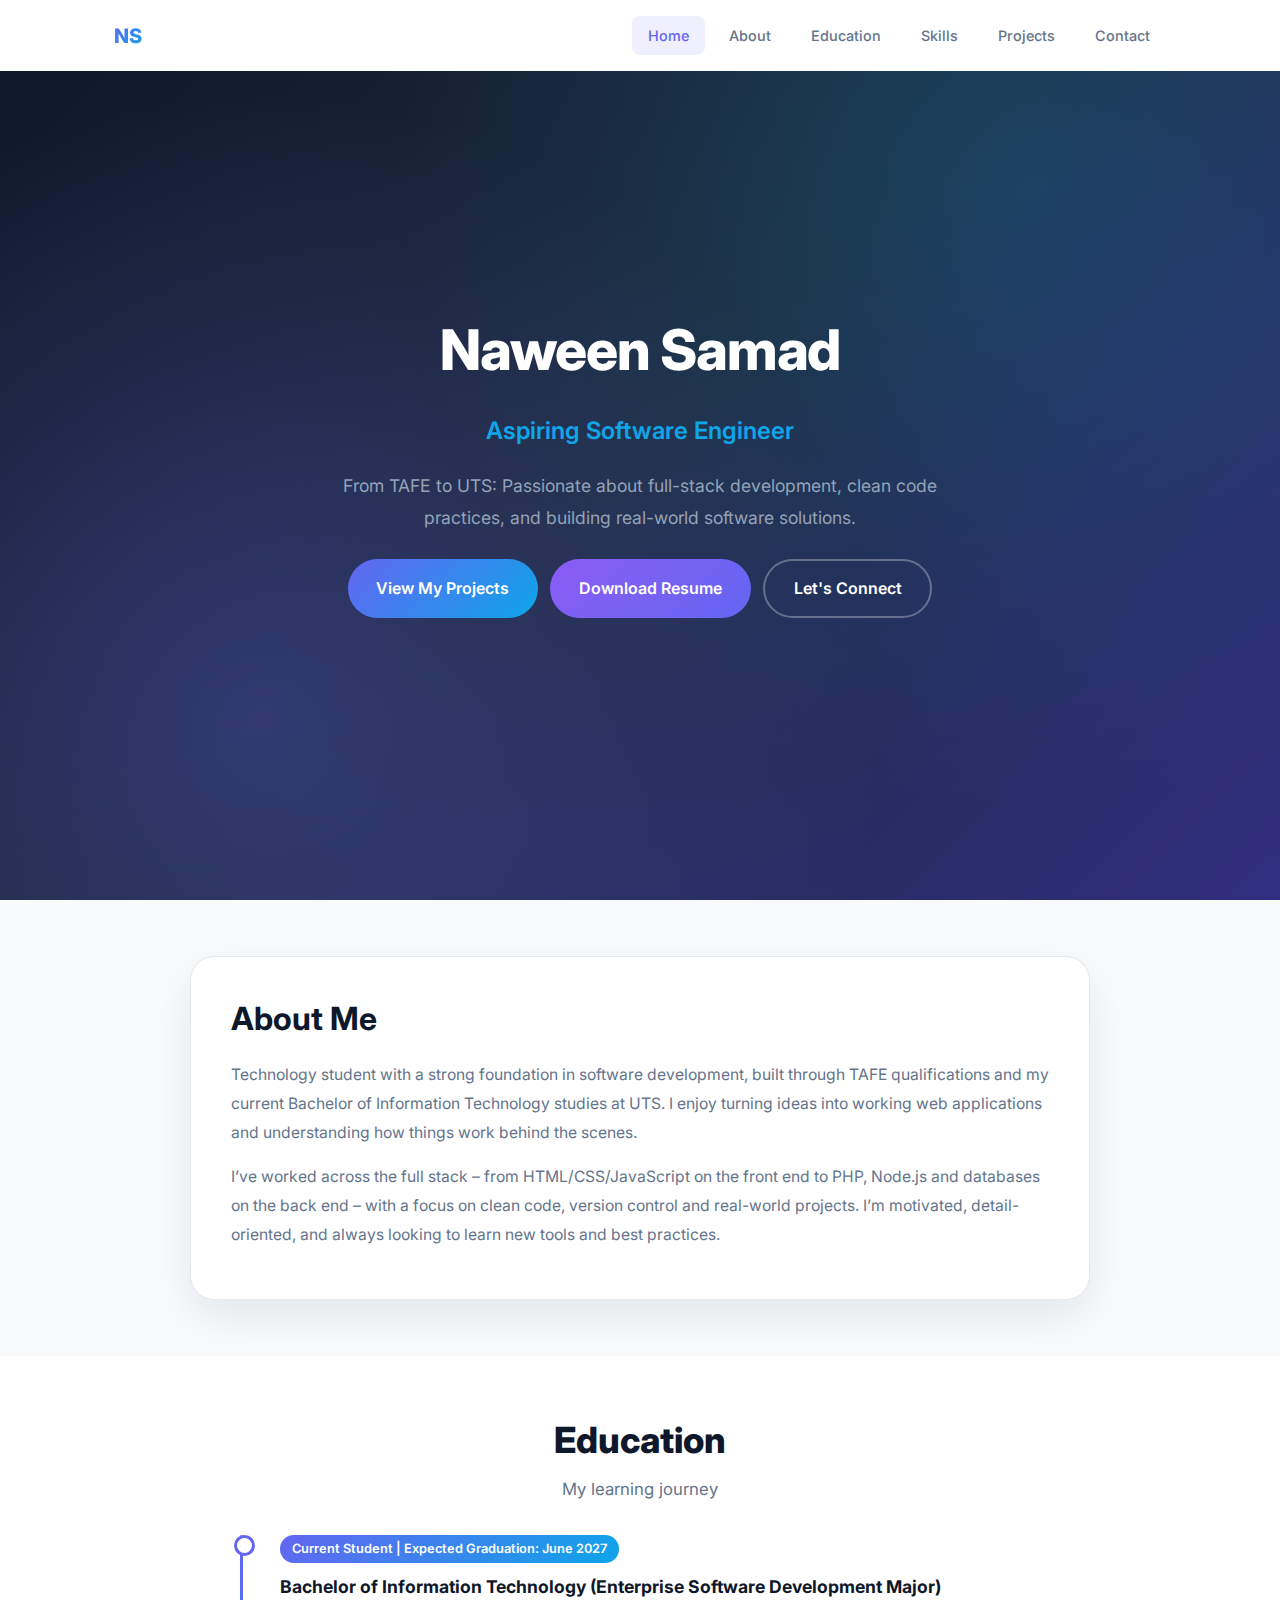
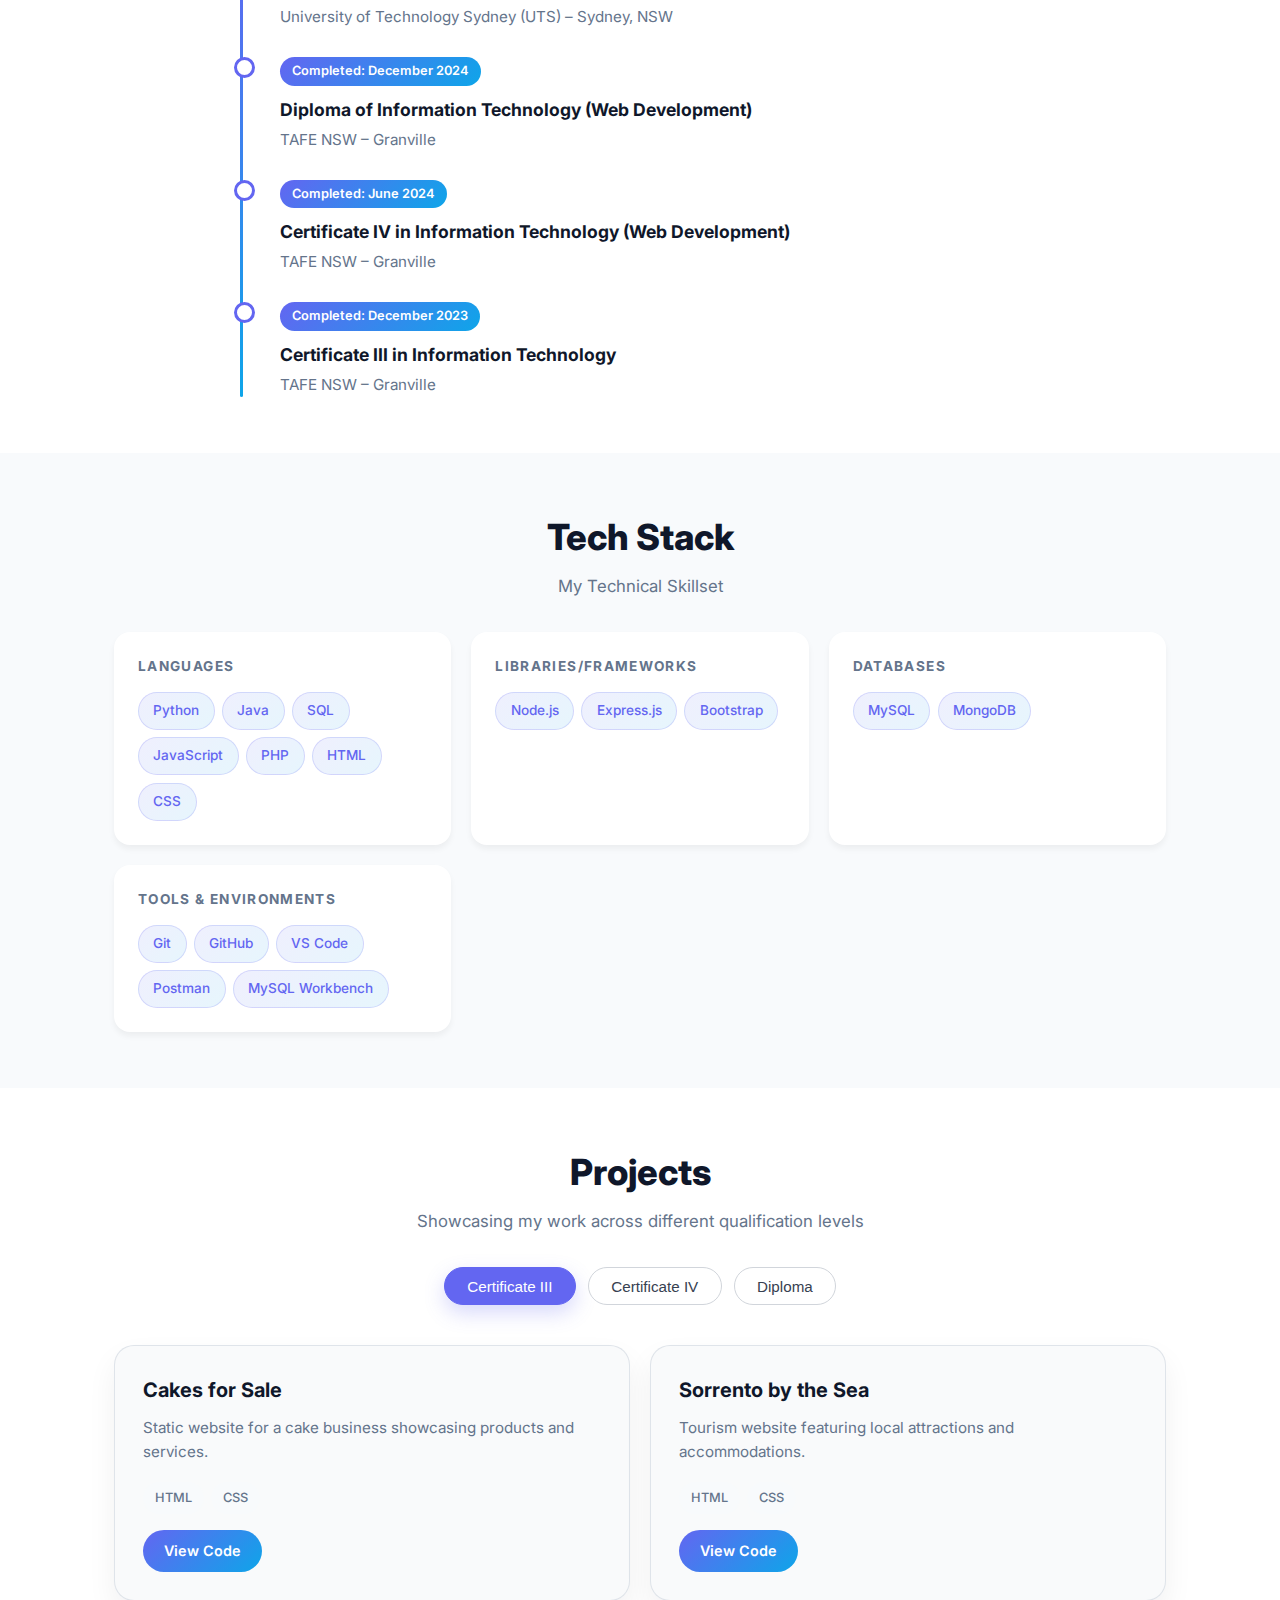
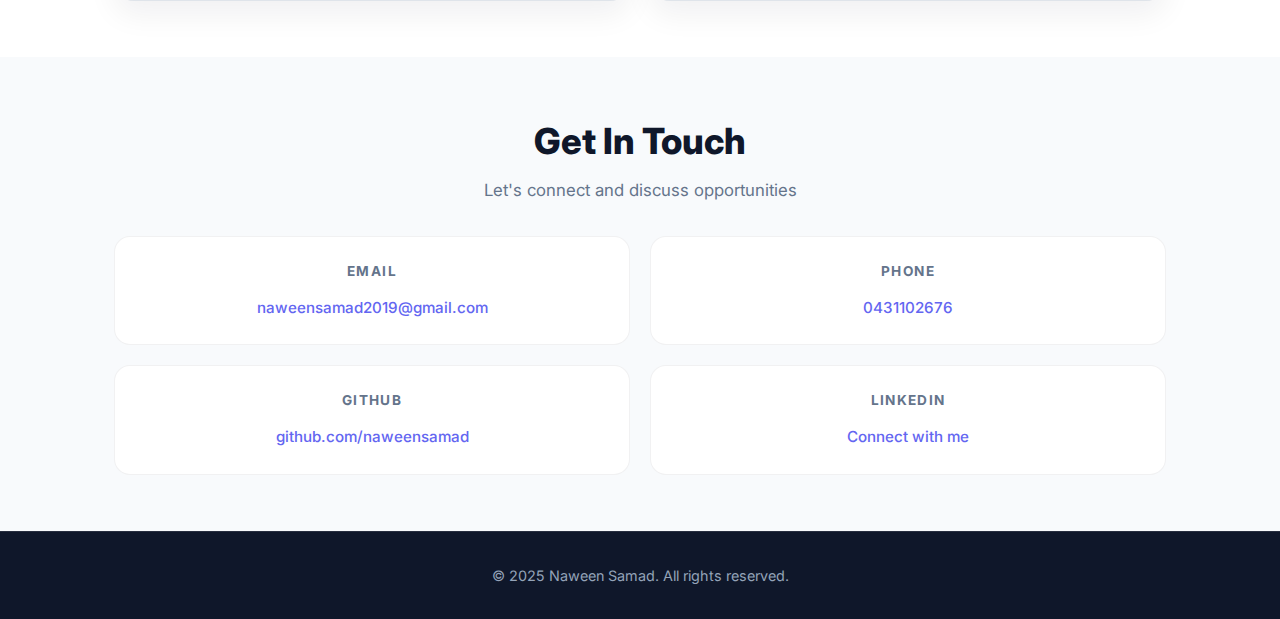
<file: index.html>
<!DOCTYPE html>
<html lang="en">
<head>
    <meta charset="UTF-8">
    <meta name="viewport" content="width=device-width, initial-scale=1.0">
    <title>Naween Samad | Portfolio</title>
    <link rel="preconnect" href="https://fonts.googleapis.com">
    <link rel="preconnect" href="https://fonts.gstatic.com" crossorigin>
    <link href="https://fonts.googleapis.com/css2?family=Inter:wght@400;500;600;700;800&display=swap" rel="stylesheet">
    <link rel="stylesheet" href="style.css">
   
</head>
<body>
    <nav>
        <div class="container">
            <a href="#home" class="logo">NS</a>

            <!-- Hamburger button (mobile) -->
            <button
            class="hamburger"
            id="hamburger"
            aria-label="Toggle navigation"
            aria-expanded="false"
            >
            <span></span>
            <span></span>
            <span></span>
            </button>

            <!-- Main nav menu -->
            <ul id="nav-menu">
            <li><a href="#home" class="nav-link active">Home</a></li>
            <li><a href="#objective" class="nav-link">About</a></li>
            <li><a href="#education" class="nav-link">Education</a></li>
            <li><a href="#skills" class="nav-link">Skills</a></li>
            <li><a href="#projects" class="nav-link">Projects</a></li>
            <li><a href="#contact" class="nav-link">Contact</a></li>
            </ul>
        </div>
</nav>


    <main>
        <!-- Hero Section -->
        <section id="home">
            <div class="container">
                <div class="hero-content">
                    <h1>Naween Samad</h1>
                    <p class="hero-subtitle">Aspiring Software Engineer</p>
                    <p class="hero-tagline">From TAFE to UTS: Passionate about full-stack development, clean code practices, and building real-world software solutions.</p>

                    <div class="cta-buttons">
                        <a href="#projects" class="btn btn-primary">View My Projects</a>
                        <a href="assets\My_Resume.pdf" class="btn btn-secondary">Download Resume</a>
                        <a href="#contact" class="btn btn-outline">Let's Connect</a>
                        
                    </div>
                </div>
            </div>
        </section>

      
       <!-- Objective / About Section -->
<section id="objective">
  <div class="container">
    <div class="objective-card">
      <div class="about-main">
        <h2>About Me</h2>
        <p>
          Technology student with a strong foundation in software development, built through
          TAFE qualifications and my current Bachelor of Information Technology studies at UTS.
          I enjoy turning ideas into working web applications and understanding how things work
          behind the scenes.
        </p>
        <p>
          I’ve worked across the full stack – from HTML/CSS/JavaScript on the front end to
          PHP, Node.js and databases on the back end – with a focus on clean code, version control
          and real-world projects. I’m motivated, detail-oriented, and always looking to learn
          new tools and best practices.
        </p>
      </div>

     
    </div>
  </div>
</section>


        <!-- Education Section -->
        <section id="education">
            <div class="container">
                <div class="section-header">
                    <h2>Education</h2>
                    <p>My learning journey</p>
                </div>
                <div class="timeline">
                    <div class="timeline-item">
                        <span class="timeline-date">Current Student | Expected Graduation: June 2027</span>
                        <div class="timeline-content">
                            <h3>Bachelor of Information Technology (Enterprise Software Development Major)</h3>
                            <p>University of Technology Sydney (UTS) – Sydney, NSW</p>
                        </div>
                    </div>
                    <div class="timeline-item">
                        <span class="timeline-date">Completed: December 2024</span>
                        <div class="timeline-content">
                            <h3>Diploma of Information Technology (Web Development)</h3>
                            <p>TAFE NSW – Granville</p>
                        </div>
                    </div>
                    <div class="timeline-item">
                        <span class="timeline-date">Completed: June 2024</span>
                        <div class="timeline-content">
                            <h3>Certificate IV in Information Technology (Web Development)</h3>
                            <p>TAFE NSW – Granville</p>
                        </div>
                    </div>
                    <div class="timeline-item">
                        <span class="timeline-date">Completed: December 2023</span>
                        <div class="timeline-content">
                            <h3>Certificate III in Information Technology</h3>
                            <p>TAFE NSW – Granville</p>
                        </div>
                    </div>
                </div>
            </div>
        </section>

        <!-- Technical Skills Section -->
        <section id="skills">
            <div class="container">
                <div class="section-header">
                    <h2>Tech Stack</h2>
                    <p>My Technical Skillset</p>
                </div>
                <div class="skills-container">
                    <div class="skill-card">
                        <h3>Languages</h3>
                        <div class="skill-tags">
                            <span class="skill-tag">Python</span>
                            <span class="skill-tag">Java</span>
                            <span class="skill-tag">SQL</span>
                            <span class="skill-tag">JavaScript</span>
                            <span class="skill-tag">PHP</span>
                            <span class="skill-tag">HTML</span>
                             <span class="skill-tag">CSS</span>
                        </div>
                    </div>
                  
                    <div class="skill-card">
                        <h3>Libraries/Frameworks</h3>
                        <div class="skill-tags">
                            <span class="skill-tag">Node.js</span>
                            <span class="skill-tag">Express.js</span>
                            <span class="skill-tag">Bootstrap</span>
                        </div>
                    </div>
                    <div class="skill-card">
                        <h3>Databases</h3>
                        <div class="skill-tags">
                            <span class="skill-tag">MySQL</span>
                            <span class="skill-tag">MongoDB</span>
                        </div>
                    </div>
                    <div class="skill-card">
                        <h3>Tools & Environments</h3>
                        <div class="skill-tags">
                            <span class="skill-tag">Git</span>
                            <span class="skill-tag">GitHub</span>
                            <span class="skill-tag">VS Code</span>
                            <span class="skill-tag">Postman</span>
                            <span class="skill-tag">MySQL Workbench</span>
                        </div>
                    </div>
                </div>
            </div>
        </section>

       
       <!-- Projects Section -->
<section id="projects">
    <div class="container">
        <div class="section-header">
            <h2>Projects</h2>
            <p>Showcasing my work across different qualification levels</p>
        </div>

        <!-- Filter buttons -->
        <div class="project-filters">
            <button class="filter-btn active" data-filter="cert3">Certificate III</button>
            <button class="filter-btn" data-filter="cert4">Certificate IV</button>
            <button class="filter-btn" data-filter="diploma">Diploma</button>
        </div>

        <div class="projects-grid">
            <!-- Certificate III Projects -->
            <div class="project-card" data-category="cert3">
                <h3>Cakes for Sale</h3>
                <p>Static website for a cake business showcasing products and services.</p>
                <div class="project-tags">
                    <span class="project-tag">HTML</span>
                    <span class="project-tag">CSS</span>
                </div>
                <a href="https://github.com/naweensamad/tafe-uni-coursework-archive/tree/main/Cert3/Cakes-for-sale-website/specialcakes_for_all_occasions%20-%20Version%201"
                   class="btn btn-primary project-btn"
                   target="_blank" rel="noopener noreferrer">
                    View Code
                </a>
            </div>

            <div class="project-card" data-category="cert3">
                <h3>Sorrento by the Sea</h3>
                <p>Tourism website featuring local attractions and accommodations.</p>
                <div class="project-tags">
                    <span class="project-tag">HTML</span>
                    <span class="project-tag">CSS</span>
                </div>
                <a href="https://github.com/naweensamad/tafe-uni-coursework-archive/tree/main/Cert3/Sorrento%20by%20the%20Sea%20Website"
                   class="btn btn-primary project-btn"
                   target="_blank" rel="noopener noreferrer">
                    View Code
                </a>
            </div>

            <!-- Certificate IV Projects -->
            <div class="project-card" data-category="cert4">
                <h3>Shoe Company Website</h3>
                <p>E-commerce style website for a shoe retail business.</p>
                <div class="project-tags">
                    <span class="project-tag">HTML</span>
                    <span class="project-tag">CSS</span>
                </div>
                <a href="https://github.com/naweensamad/tafe-uni-coursework-archive/tree/main/Cert4/tiptoe-sole-website/TipToeSoles"
                   class="btn btn-primary project-btn"
                   target="_blank" rel="noopener noreferrer">
                    View Code
                </a>
            </div>

            <div class="project-card" data-category="cert4">
                <h3>Sunny Spot Holidays</h3>
                <p>Hotel booking system with form handling and database integration.</p>
                <div class="project-tags">
                    <span class="project-tag">HTML</span>
                    <span class="project-tag">CSS</span>
                    <span class="project-tag">PHP</span>
                    <span class="project-tag">MySQL</span>
                </div>
                <a href="https://github.com/naweensamad/tafe-uni-coursework-archive/tree/main/Cert4/sunny-spot-holidays"
                   class="btn btn-primary project-btn"
                   target="_blank" rel="noopener noreferrer">
                    View Code
                </a>
            </div>

            <!-- Diploma Projects -->
            <div class="project-card" data-category="diploma">
                <h3>A2Z Recyclers</h3>
                <p>Responsive multi-page app focused on UI and user experience.</p>
                <div class="project-tags">
                    <span class="project-tag">HTML</span>
                    <span class="project-tag">CSS</span>
                    <span class="project-tag">JavaScript</span>
                </div>
                <a href="https://github.com/naweensamad/tafe-uni-coursework-archive/tree/main/Diploma/A2Z-Recyelers-website"
                   class="btn btn-primary project-btn"
                   target="_blank" rel="noopener noreferrer">
                    View Code
                </a>
            </div>

            <div class="project-card" data-category="diploma">
                <h3>SPA for Gelos</h3>
                <p>Interactive one-page site with JavaScript-based scrolling navigation.</p>
                <div class="project-tags">
                    <span class="project-tag">HTML</span>
                    <span class="project-tag">CSS</span>
                    <span class="project-tag">JavaScript</span>
                </div>
                <a href="https://github.com/naweensamad/tafe-uni-coursework-archive/tree/main/Diploma/Spa-For-Gelos-Website"
                   class="btn btn-primary project-btn"
                   target="_blank" rel="noopener noreferrer">
                    View Code
                </a>
            </div>

            <div class="project-card" data-category="diploma">
                <h3>Library Management System</h3>
                <p>Full-stack CRUD application with admin/user panels and secure data management.</p>
                <div class="project-tags">
                    <span class="project-tag">PHP</span>
                    <span class="project-tag">MySQL</span>
                    <span class="project-tag">JavaScript</span>
                </div>
                <a href="https://github.com/naweensamad/tafe-uni-coursework-archive/tree/main/Diploma/library-system"
                   class="btn btn-primary project-btn"
                   target="_blank" rel="noopener noreferrer">
                    View Code
                </a>
            </div>

            <div class="project-card" data-category="diploma">
                <h3>REST API Project</h3>
                <p>Backend API with authentication and data management using JWT.</p>
                <div class="project-tags">
                    <span class="project-tag">Node.js</span>
                    <span class="project-tag">Express.js</span>
                    <span class="project-tag">MongoDB</span>
                </div>
                <a href="https://github.com/naweensamad/tafe-uni-coursework-archive/tree/main/Diploma/rest_api_project"
                   class="btn btn-primary project-btn"
                   target="_blank" rel="noopener noreferrer">
                    View Code
                </a>
            </div>
        </div>
    </div>
</section>


        <!-- Contact Section -->
        <section id="contact">
            <div class="container">
                <div class="section-header">
                    <h2>Get In Touch</h2>
                    <p>Let's connect and discuss opportunities</p>
                </div>
                <div class="contact-grid">
                    <div class="contact-card">
                        <h3>Email</h3>
                        <a href="mailto:naweensamad2019@gmail.com">naweensamad2019@gmail.com</a>
                    </div>
                    <div class="contact-card">
                        <h3>Phone</h3>
                        <a href="tel:0431102676">0431102676</a>
                    </div>
                    <div class="contact-card">
                        <h3>GitHub</h3>
                        <a href="https://github.com/naweensamad?tab=repositories" target="_blank" rel="noopener noreferrer">github.com/naweensamad</a>
                    </div>
                    <div class="contact-card">
                        <h3>LinkedIn</h3>
                        <a href="https://www.linkedin.com/in/naween-samad-184513374/" target="_blank" rel="noopener noreferrer">Connect with me</a>
                    </div>
                </div>
            </div>
        </section>
    </main>

    <!-- Footer -->
    <footer>
        <div class="container">
            <h3>© 2025 Naween Samad. All rights reserved.</h3>
        </div>
    </footer>

     <script src="script.js"></script>

    
</body>
</html>
</file>
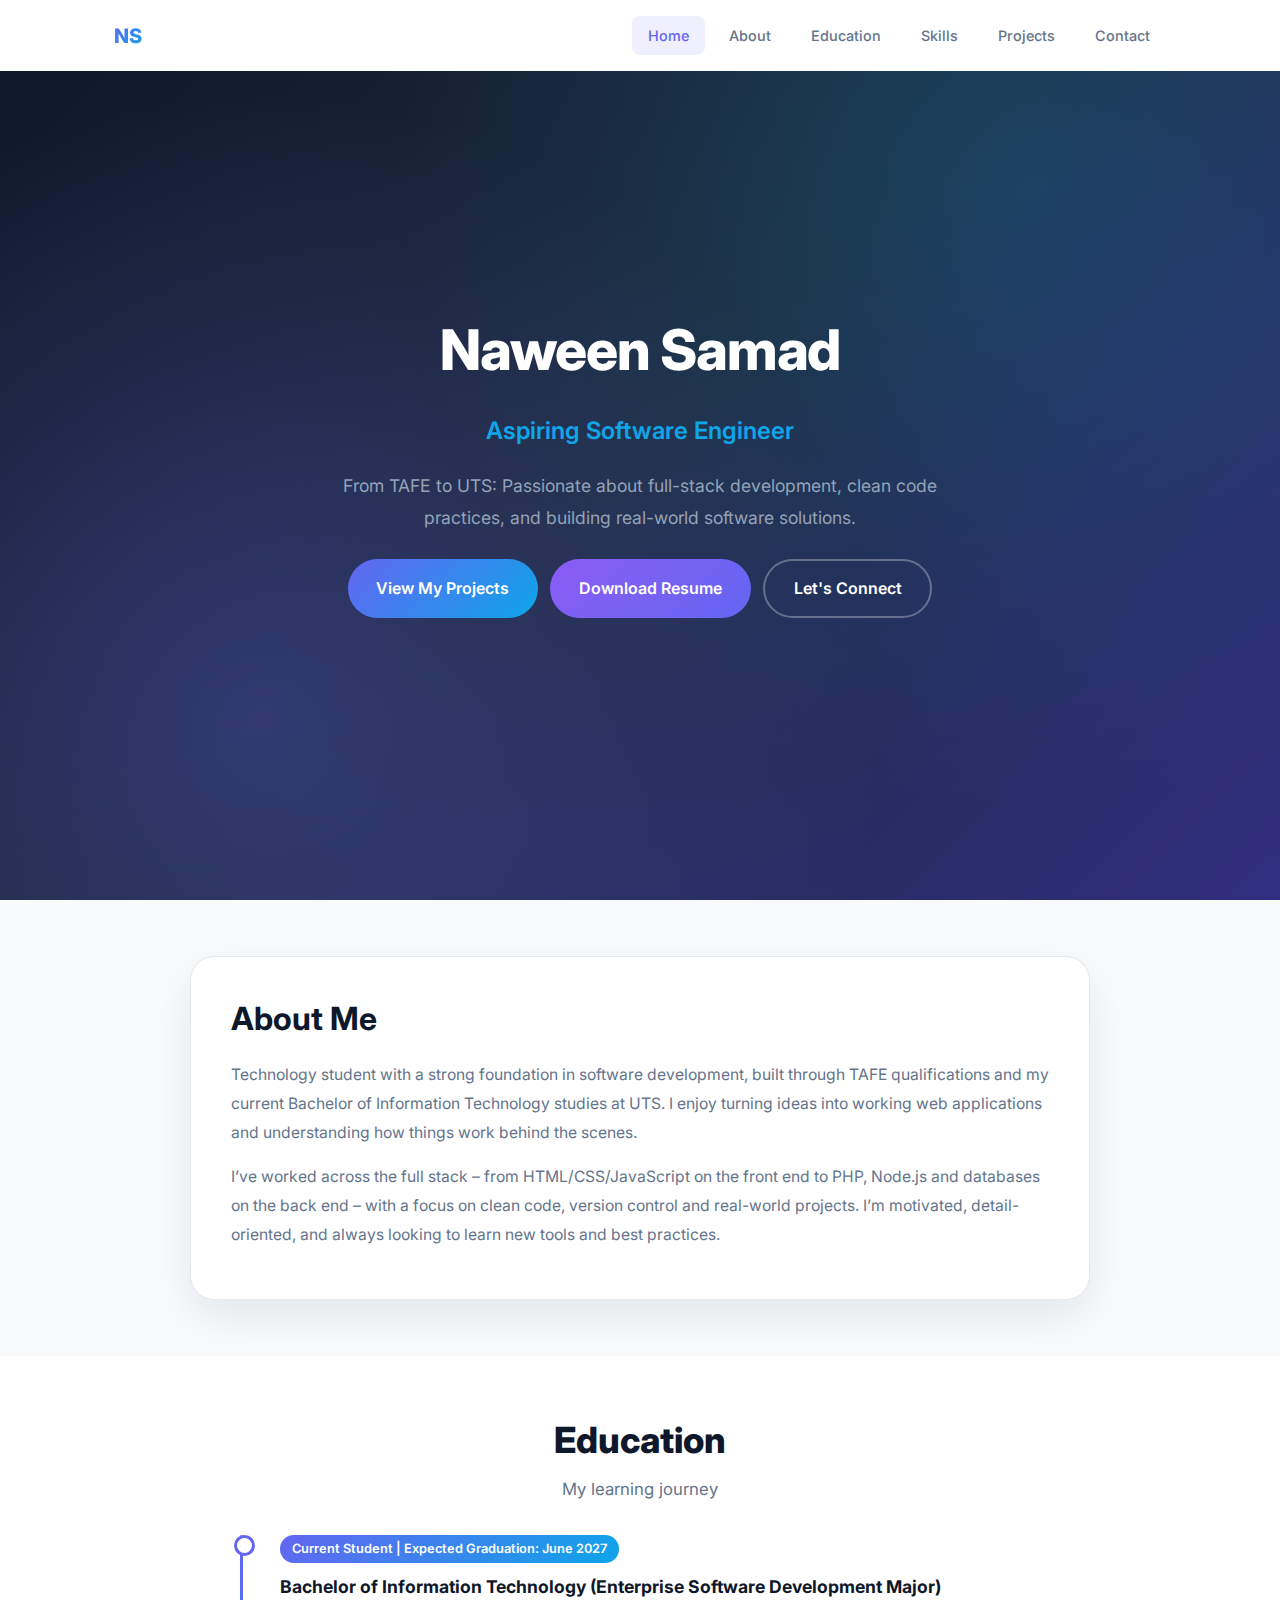
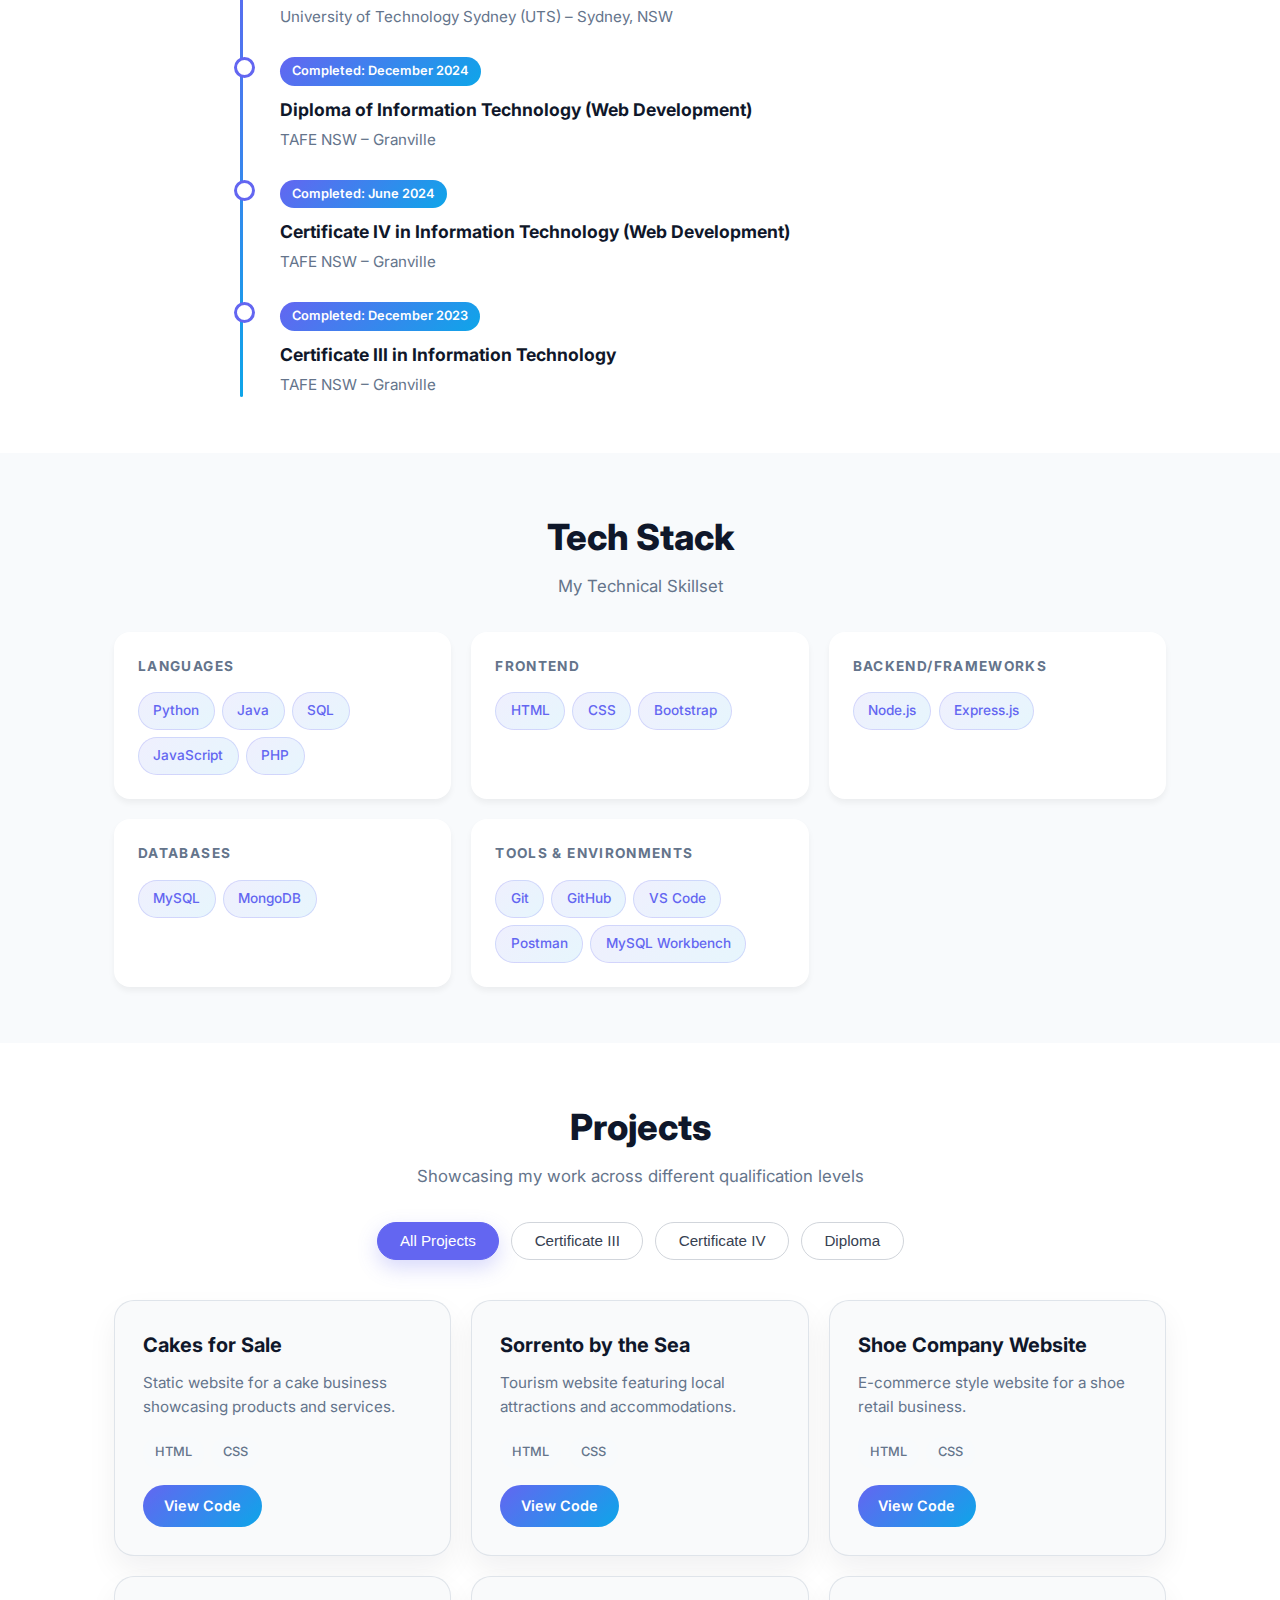
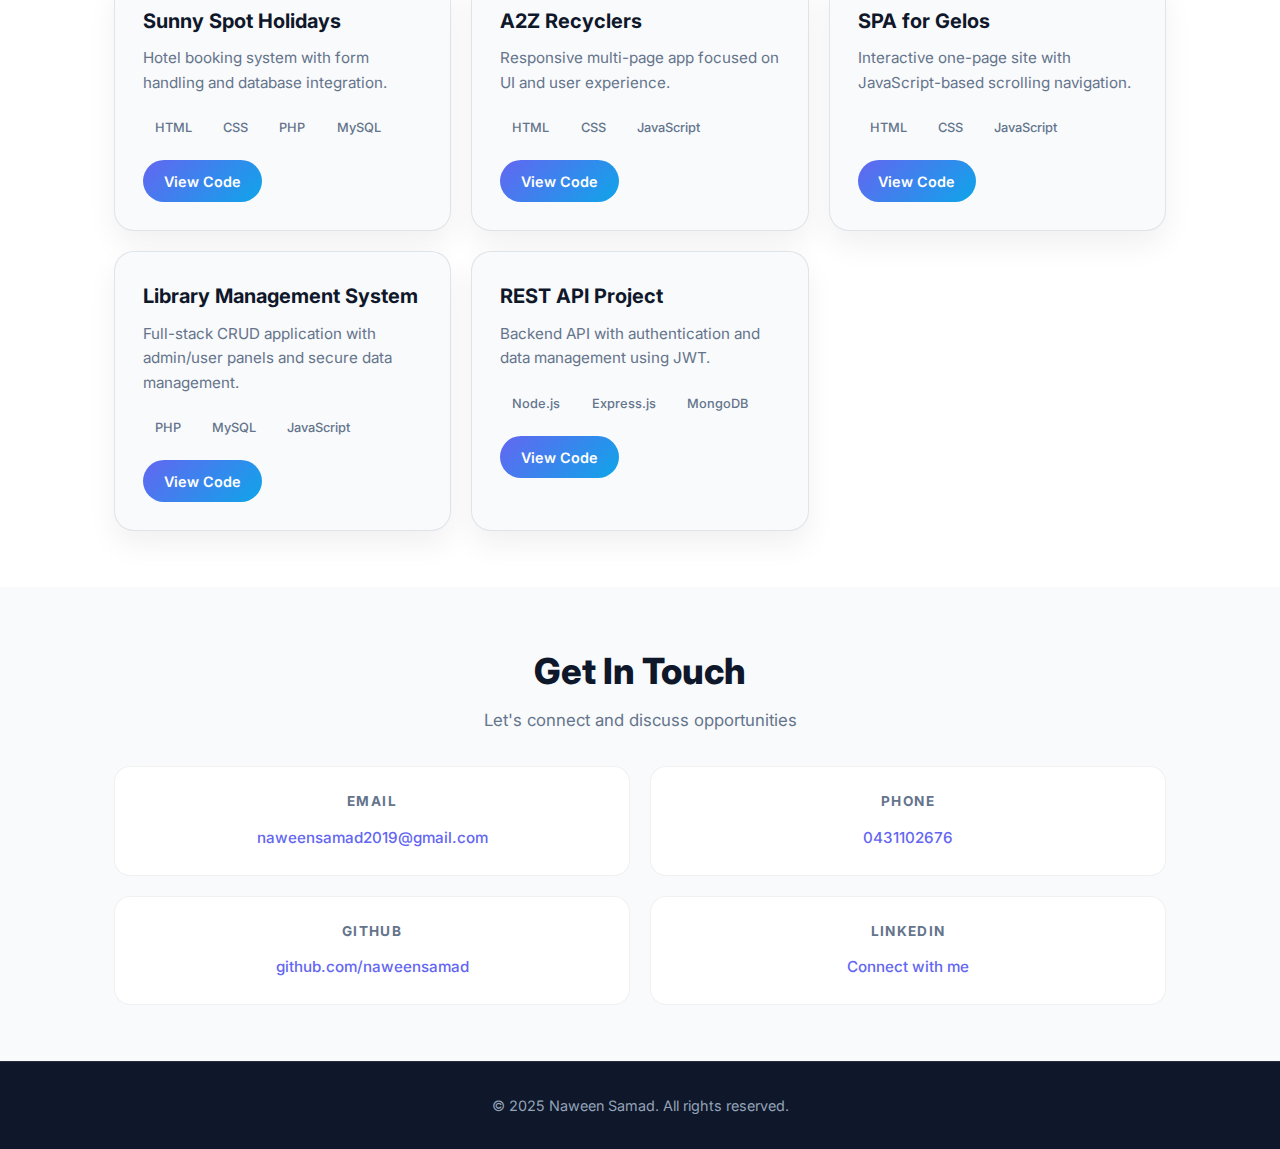
<file: Portfolio/index.html>
<!DOCTYPE html>
<html lang="en">
<head>
    <meta charset="UTF-8">
    <meta name="viewport" content="width=device-width, initial-scale=1.0">
    <title>Naween Samad | Portfolio</title>
    <link rel="preconnect" href="https://fonts.googleapis.com">
    <link rel="preconnect" href="https://fonts.gstatic.com" crossorigin>
    <link href="https://fonts.googleapis.com/css2?family=Inter:wght@400;500;600;700;800&display=swap" rel="stylesheet">
    <link rel="stylesheet" href="style.css">
   
</head>
<body>
    <nav>
        <div class="container">
            <a href="#home" class="logo">NS</a>

            <!-- Hamburger button (mobile) -->
            <button
            class="hamburger"
            id="hamburger"
            aria-label="Toggle navigation"
            aria-expanded="false"
            >
            <span></span>
            <span></span>
            <span></span>
            </button>

            <!-- Main nav menu -->
            <ul id="nav-menu">
            <li><a href="#home" class="nav-link active">Home</a></li>
            <li><a href="#objective" class="nav-link">About</a></li>
            <li><a href="#education" class="nav-link">Education</a></li>
            <li><a href="#skills" class="nav-link">Skills</a></li>
            <li><a href="#projects" class="nav-link">Projects</a></li>
            <li><a href="#contact" class="nav-link">Contact</a></li>
            </ul>
        </div>
</nav>


    <main>
        <!-- Hero Section -->
        <section id="home">
            <div class="container">
                <div class="hero-content">
                    <h1>Naween Samad</h1>
                    <p class="hero-subtitle">Aspiring Software Engineer</p>
                    <p class="hero-tagline">From TAFE to UTS: Passionate about full-stack development, clean code practices, and building real-world software solutions.</p>

                    <div class="cta-buttons">
                        <a href="#projects" class="btn btn-primary">View My Projects</a>
                        <a href="assets\my resume.pdf" class="btn btn-secondary">Download Resume</a>
                        <a href="#contact" class="btn btn-outline">Let's Connect</a>
                        
                    </div>
                </div>
            </div>
        </section>

        <!-- Objective Section -->
       <!-- Objective / About Section -->
<section id="objective">
  <div class="container">
    <div class="objective-card">
      <div class="about-main">
        <h2>About Me</h2>
        <p>
          Technology student with a strong foundation in software development, built through
          TAFE qualifications and my current Bachelor of Information Technology studies at UTS.
          I enjoy turning ideas into working web applications and understanding how things work
          behind the scenes.
        </p>
        <p>
          I’ve worked across the full stack – from HTML/CSS/JavaScript on the front end to
          PHP, Node.js and databases on the back end – with a focus on clean code, version control
          and real-world projects. I’m motivated, detail-oriented, and always looking to learn
          new tools and best practices.
        </p>
      </div>

     
    </div>
  </div>
</section>


        <!-- Education Section -->
        <section id="education">
            <div class="container">
                <div class="section-header">
                    <h2>Education</h2>
                    <p>My learning journey</p>
                </div>
                <div class="timeline">
                    <div class="timeline-item">
                        <span class="timeline-date">Current Student | Expected Graduation: June 2027</span>
                        <div class="timeline-content">
                            <h3>Bachelor of Information Technology (Enterprise Software Development Major)</h3>
                            <p>University of Technology Sydney (UTS) – Sydney, NSW</p>
                        </div>
                    </div>
                    <div class="timeline-item">
                        <span class="timeline-date">Completed: December 2024</span>
                        <div class="timeline-content">
                            <h3>Diploma of Information Technology (Web Development)</h3>
                            <p>TAFE NSW – Granville</p>
                        </div>
                    </div>
                    <div class="timeline-item">
                        <span class="timeline-date">Completed: June 2024</span>
                        <div class="timeline-content">
                            <h3>Certificate IV in Information Technology (Web Development)</h3>
                            <p>TAFE NSW – Granville</p>
                        </div>
                    </div>
                    <div class="timeline-item">
                        <span class="timeline-date">Completed: December 2023</span>
                        <div class="timeline-content">
                            <h3>Certificate III in Information Technology</h3>
                            <p>TAFE NSW – Granville</p>
                        </div>
                    </div>
                </div>
            </div>
        </section>

        <!-- Technical Skills Section -->
        <section id="skills">
            <div class="container">
                <div class="section-header">
                    <h2>Tech Stack</h2>
                    <p>My Technical Skillset</p>
                </div>
                <div class="skills-container">
                    <div class="skill-card">
                        <h3>Languages</h3>
                        <div class="skill-tags">
                            <span class="skill-tag">Python</span>
                            <span class="skill-tag">Java</span>
                            <span class="skill-tag">SQL</span>
                            <span class="skill-tag">JavaScript</span>
                            <span class="skill-tag">PHP</span>
                        </div>
                    </div>
                    <div class="skill-card">
                        <h3>Frontend</h3>
                        <div class="skill-tags">
                            <span class="skill-tag">HTML</span>
                            <span class="skill-tag">CSS</span>
                            <span class="skill-tag">Bootstrap</span>
                        </div>
                    </div>
                    <div class="skill-card">
                        <h3>Backend/Frameworks</h3>
                        <div class="skill-tags">
                            <span class="skill-tag">Node.js</span>
                            <span class="skill-tag">Express.js</span>
                        </div>
                    </div>
                    <div class="skill-card">
                        <h3>Databases</h3>
                        <div class="skill-tags">
                            <span class="skill-tag">MySQL</span>
                            <span class="skill-tag">MongoDB</span>
                        </div>
                    </div>
                    <div class="skill-card">
                        <h3>Tools & Environments</h3>
                        <div class="skill-tags">
                            <span class="skill-tag">Git</span>
                            <span class="skill-tag">GitHub</span>
                            <span class="skill-tag">VS Code</span>
                            <span class="skill-tag">Postman</span>
                            <span class="skill-tag">MySQL Workbench</span>
                        </div>
                    </div>
                </div>
            </div>
        </section>

        <!-- Projects Section -->
       <!-- Projects Section -->
<section id="projects">
    <div class="container">
        <div class="section-header">
            <h2>Projects</h2>
            <p>Showcasing my work across different qualification levels</p>
        </div>

        <!-- Filter buttons -->
        <div class="project-filters">
            <button class="filter-btn active" data-filter="all">All Projects</button>
            <button class="filter-btn" data-filter="cert3">Certificate III</button>
            <button class="filter-btn" data-filter="cert4">Certificate IV</button>
            <button class="filter-btn" data-filter="diploma">Diploma</button>
        </div>

        <div class="projects-grid">
            <!-- Certificate III Projects -->
            <div class="project-card" data-category="cert3">
                <h3>Cakes for Sale</h3>
                <p>Static website for a cake business showcasing products and services.</p>
                <div class="project-tags">
                    <span class="project-tag">HTML</span>
                    <span class="project-tag">CSS</span>
                </div>
                <a href="https://github.com/naweensamad/tafe-uni-coursework-archive/tree/main/Cert3/Cakes-for-sale-website/specialcakes_for_all_occasions%20-%20Version%201"
                   class="btn btn-primary project-btn"
                   target="_blank" rel="noopener noreferrer">
                    View Code
                </a>
            </div>

            <div class="project-card" data-category="cert3">
                <h3>Sorrento by the Sea</h3>
                <p>Tourism website featuring local attractions and accommodations.</p>
                <div class="project-tags">
                    <span class="project-tag">HTML</span>
                    <span class="project-tag">CSS</span>
                </div>
                <a href="https://github.com/naweensamad/tafe-uni-coursework-archive/tree/main/Cert3/Sorrento%20by%20the%20Sea%20Website"
                   class="btn btn-primary project-btn"
                   target="_blank" rel="noopener noreferrer">
                    View Code
                </a>
            </div>

            <!-- Certificate IV Projects -->
            <div class="project-card" data-category="cert4">
                <h3>Shoe Company Website</h3>
                <p>E-commerce style website for a shoe retail business.</p>
                <div class="project-tags">
                    <span class="project-tag">HTML</span>
                    <span class="project-tag">CSS</span>
                </div>
                <a href="https://github.com/naweensamad/tafe-uni-coursework-archive/tree/main/Cert4/tiptoe-sole-website/TipToeSoles"
                   class="btn btn-primary project-btn"
                   target="_blank" rel="noopener noreferrer">
                    View Code
                </a>
            </div>

            <div class="project-card" data-category="cert4">
                <h3>Sunny Spot Holidays</h3>
                <p>Hotel booking system with form handling and database integration.</p>
                <div class="project-tags">
                    <span class="project-tag">HTML</span>
                    <span class="project-tag">CSS</span>
                    <span class="project-tag">PHP</span>
                    <span class="project-tag">MySQL</span>
                </div>
                <a href="https://github.com/naweensamad/tafe-uni-coursework-archive/tree/main/Cert4/sunny-spot-holidays"
                   class="btn btn-primary project-btn"
                   target="_blank" rel="noopener noreferrer">
                    View Code
                </a>
            </div>

            <!-- Diploma Projects -->
            <div class="project-card" data-category="diploma">
                <h3>A2Z Recyclers</h3>
                <p>Responsive multi-page app focused on UI and user experience.</p>
                <div class="project-tags">
                    <span class="project-tag">HTML</span>
                    <span class="project-tag">CSS</span>
                    <span class="project-tag">JavaScript</span>
                </div>
                <a href="https://github.com/naweensamad/tafe-uni-coursework-archive/tree/main/Diploma/A2Z-Recyelers-website"
                   class="btn btn-primary project-btn"
                   target="_blank" rel="noopener noreferrer">
                    View Code
                </a>
            </div>

            <div class="project-card" data-category="diploma">
                <h3>SPA for Gelos</h3>
                <p>Interactive one-page site with JavaScript-based scrolling navigation.</p>
                <div class="project-tags">
                    <span class="project-tag">HTML</span>
                    <span class="project-tag">CSS</span>
                    <span class="project-tag">JavaScript</span>
                </div>
                <a href="https://github.com/naweensamad/tafe-uni-coursework-archive/tree/main/Diploma/Spa-For-Gelos-Website"
                   class="btn btn-primary project-btn"
                   target="_blank" rel="noopener noreferrer">
                    View Code
                </a>
            </div>

            <div class="project-card" data-category="diploma">
                <h3>Library Management System</h3>
                <p>Full-stack CRUD application with admin/user panels and secure data management.</p>
                <div class="project-tags">
                    <span class="project-tag">PHP</span>
                    <span class="project-tag">MySQL</span>
                    <span class="project-tag">JavaScript</span>
                </div>
                <a href="https://github.com/naweensamad/tafe-uni-coursework-archive/tree/main/Diploma/library-system"
                   class="btn btn-primary project-btn"
                   target="_blank" rel="noopener noreferrer">
                    View Code
                </a>
            </div>

            <div class="project-card" data-category="diploma">
                <h3>REST API Project</h3>
                <p>Backend API with authentication and data management using JWT.</p>
                <div class="project-tags">
                    <span class="project-tag">Node.js</span>
                    <span class="project-tag">Express.js</span>
                    <span class="project-tag">MongoDB</span>
                </div>
                <a href="https://github.com/naweensamad/tafe-uni-coursework-archive/tree/main/Diploma/rest_api_project"
                   class="btn btn-primary project-btn"
                   target="_blank" rel="noopener noreferrer">
                    View Code
                </a>
            </div>
        </div>
    </div>
</section>


        <!-- Contact Section -->
        <section id="contact">
            <div class="container">
                <div class="section-header">
                    <h2>Get In Touch</h2>
                    <p>Let's connect and discuss opportunities</p>
                </div>
                <div class="contact-grid">
                    <div class="contact-card">
                        <h3>Email</h3>
                        <a href="mailto:naweensamad2019@gmail.com">naweensamad2019@gmail.com</a>
                    </div>
                    <div class="contact-card">
                        <h3>Phone</h3>
                        <a href="tel:0431102676">0431102676</a>
                    </div>
                    <div class="contact-card">
                        <h3>GitHub</h3>
                        <a href="https://github.com/naweensamad?tab=repositories" target="_blank" rel="noopener noreferrer">github.com/naweensamad</a>
                    </div>
                    <div class="contact-card">
                        <h3>LinkedIn</h3>
                        <a href="https://www.linkedin.com/in/naween-samad-184513374/" target="_blank" rel="noopener noreferrer">Connect with me</a>
                    </div>
                </div>
            </div>
        </section>
    </main>

    <!-- Footer -->
    <footer>
        <div class="container">
            <h3>© 2025 Naween Samad. All rights reserved.</h3>
        </div>
    </footer>

     <script src="script.js"></script>

    
</body>
</html>
</file>
<file: style.css>
* {
    margin: 0;
    padding: 0;
    box-sizing: border-box;
}

:root {
    --primary: #6366f1;
    --primary-dark: #4f46e5;
    --secondary: #0ea5e9;
    --accent: #8b5cf6;
    --dark: #0f172a;
    --dark-light: #1e293b;
    --gray: #64748b;
    --gray-light: #94a3b8;
    --light: #f8fafc;
    --white: #ffffff;
    --nav-bg: #ffffff;  

    
    
}

html {
    scroll-behavior: smooth;
}

body {
    font-family: 'Inter', -apple-system, BlinkMacSystemFont, sans-serif;
    background-color: var(--light);
    color: var(--dark);
    line-height: 1.6;
}

a {
    color: var(--primary);
    text-decoration: none;
    transition: color 0.3s ease;
}

a:hover {
    color: var(--primary-dark);
}

.container {
    max-width: 1100px;
    margin: 0 auto;
    padding: 0 1.5rem;
}

/* Navigation */
nav {
    position: fixed;
    top: 0;
    left: 0;
    right: 0;
    background: var(--nav-bg);
    backdrop-filter: none;
    /* box-shadow: 0 1px 3px rgba(0, 0, 0, 0.1); */
    z-index: 1000;
}

nav .container {
    display: flex;
    justify-content: space-between;
    align-items: center;
    padding: 1rem 1.5rem;
}

.logo {
    font-weight: 800;
    font-size: 1.25rem;
    background: linear-gradient(135deg, var(--primary), var(--secondary));
    -webkit-background-clip: text;
    -webkit-text-fill-color: transparent;
    background-clip: text;
}

nav ul {
    display: flex;
    list-style: none;
    gap: 0.5rem;
}

nav ul li a {
    display: block;
    padding: 0.5rem 1rem;
    color: var(--gray);
    font-weight: 500;
    font-size: 0.9rem;
    border-radius: 8px;
    transition: all 0.3s ease;
}

nav ul li a:hover,
nav ul li a.active {
    color: var(--primary);
    background: rgba(99, 102, 241, 0.1);
}

/* Hamburger base styles */
.hamburger {
  display: none;
  position: relative;
  flex-direction: column;
  justify-content: center;
  align-items: center;
  cursor: pointer;
  width: 36px;      /* more room so the X isn't cut */
  height: 36px;
  padding: 0;
  border: none;
  background: transparent;
}

.hamburger span {
  position: absolute;          /* stack all three in the centre */
  top: 50%;
  left: 50%;
  width: 25px;
  height: 2px;
  background: var(--dark);
  border-radius: 999px;
  transform: translate(-50%, -50%);   /* perfectly centred */
  transition: transform 0.25s ease, opacity 0.25s ease;
}

/* spacing when CLOSED (3 lines) */
.hamburger span:nth-child(1) {
  transform: translate(-50%, -50%) translateY(-6px);
}
.hamburger span:nth-child(2) {
  transform: translate(-50%, -50%);
}
.hamburger span:nth-child(3) {
  transform: translate(-50%, -50%) translateY(6px);
}

/* When menu is open, turn into centred X */
.hamburger.is-open span:nth-child(1) {
  transform: translate(-50%, -50%) rotate(45deg);
}
.hamburger.is-open span:nth-child(2) {
  opacity: 0;
}
.hamburger.is-open span:nth-child(3) {
  transform: translate(-50%, -50%) rotate(-45deg);
}





/* Mobile styles (<= 768px) */
@media (max-width: 768px) {
  /* NAV BAR LAYOUT – logo left, hamburger right */
  nav .container {
    padding: 0.75rem 1.5rem;
    display: flex;
    flex-direction: row;
    align-items: center;
    justify-content: space-between;
    gap: 0;
  }

  /* show hamburger on mobile */
  .hamburger {
    display: flex;
  }

  /* dropdown menu */
  nav ul {
    position: absolute;
    top: 56px;          /* just under the nav bar */
    left: 0;
    right: 0;
    flex-direction: column;
    background: var(--nav-bg); 
    padding: 0.75rem 1.5rem 1rem;
    gap: 0;
    transform: translateY(-120%);
    opacity: 0;
    pointer-events: none;
    transition: transform 0.25s ease, opacity 0.25s ease;
    /* box-shadow: 0 1px 3px rgba(0, 0, 0, 0.1); */
  }

  nav ul li {
    text-align: center;
    padding: 0.4rem 0;
  }

  /* when JS adds .active */
  nav ul.active {
    transform: translateY(0);
    opacity: 1;
    pointer-events: auto;
  }

  /* --- your existing mobile tweaks --- */
  nav ul li a {
    padding: 0.4rem 0.8rem;
    font-size: 0.85rem;
  }

  .hero-content h1 {
    font-size: 2.5rem;
  }

  .hero-subtitle {
    font-size: 1.2rem;
  }

  .hero-tagline {
    font-size: 1rem;
  }

  .section-header h2 {
    font-size: 1.75rem;
  }

  .objective-card {
    padding: 1.9rem; /* little tighter on mobile */
  }

  .projects-grid {
    grid-template-columns: 1fr;
  }

  .cta-buttons {
    flex-direction: column;
    align-items: center;
  }

  .btn {
    width: 100%;
    max-width: 280px;
    justify-content: center;
  }
}




/* Hero Section */
#home {
    min-height: 100vh;
    display: flex;
    align-items: center;
    background: linear-gradient(135deg, var(--dark) 0%, var(--dark-light) 50%, #312e81 100%);
    padding-top: 80px;
    position: relative;
    overflow: hidden;
}

#home::before {
    content: '';
    position: absolute;
    top: 0;
    left: 0;
    right: 0;
    bottom: 0;
    background:
        radial-gradient(circle at 20% 80%, rgba(99, 102, 241, 0.3) 0%, transparent 50%),
        radial-gradient(circle at 80% 20%, rgba(14, 165, 233, 0.2) 0%, transparent 50%);
    pointer-events: none;
}

.hero-content {
    position: relative;
    z-index: 1;
    text-align: center;
    color: var(--white);
    /* was 2rem 0; */
    padding: 1.5rem 0;
}

.hero-content h1 {
    font-size: 3.5rem;
    font-weight: 800;
    margin-bottom: 1rem;
    letter-spacing: -0.02em;
}

.hero-subtitle {
    font-size: 1.5rem;
    color: var(--secondary);
    font-weight: 600;
    margin-bottom: 1.25rem; /* slightly reduced */
}

.hero-tagline {
    font-size: 1.1rem;
    color: var(--gray-light);
    max-width: 600px;
    margin: 0 auto 1.6rem;    /* was 1.75rem */
    line-height: 1.8;
}




.cta-buttons {
    display: flex;
    flex-wrap: wrap;
    justify-content: center;
    gap: 0.75rem; /* was 1rem */
}

.btn {
    display: inline-flex;
    align-items: center;
    gap: 0.5rem;
    padding: 0.9rem 1.8rem; /* slightly smaller */
    border-radius: 50px;
    font-weight: 600;
    font-size: 1rem;
    transition: all 0.3s ease;
    cursor: pointer;
}

.btn-primary {
    background: linear-gradient(135deg, var(--primary), var(--secondary));
    color: var(--white);
    border: none;
}

.btn-primary:hover {
    transform: translateY(-3px);
    box-shadow: 0 10px 40px rgba(99, 102, 241, 0.4);
    color: var(--white);
}

.btn-secondary {
    background: linear-gradient(135deg, var(--accent), var(--primary));
    color: var(--white);
    border: none;
}

.btn-secondary:hover {
     transform: translateY(-3px);
    box-shadow: 0 10px 40px rgba(139, 92, 246, 0.4); /* soft purple glow */
    color: var(--white);
}


.btn-outline {
    background: transparent;
    color: var(--white);
    border: 2px solid rgba(255, 255, 255, 0.3);
}

.btn-outline:hover {
    background: rgba(255, 255, 255, 0.1);
    border-color: rgba(255, 255, 255, 0.5);
    color: var(--white);
}

/* Section Styles */
section {
    /* was 5rem 0; */
    padding: 3.5rem 0;
}

.section-header {
    text-align: center;
    /* was margin-bottom: 3rem; */
    margin-bottom: 2rem;
}

.section-header h2 {
    font-size: 2.25rem;
    font-weight: 800;
    color: var(--dark);
    margin-bottom: 0.4rem;
}

.section-header p {
    color: var(--gray);
    font-size: 1.05rem;
}

/* About/Objective Section */
/* About / Objective Section */
#objective {
    background: var(--light);
}

.objective-card {
    background: var(--white);
    border-radius: 24px;
    padding: 2.25rem 2.5rem;
    box-shadow: 0 18px 45px rgba(15, 23, 42, 0.08);
    border: 1px solid rgba(148, 163, 184, 0.25);
    max-width: 900px;
    margin: 0 auto;
}

/* main text */
.about-main h2 {
    font-size: 2rem;
    margin-bottom: 1rem;
    color: var(--dark);
}

.about-main p {
    font-size: 0.98rem;
    line-height: 1.85;
    color: var(--gray);
    margin-bottom: 0.9rem;
}

/* snapshot row */
.about-highlights {
    margin-top: 1.75rem;
    padding-top: 1.5rem;
    border-top: 1px solid #e5e7eb;
}

.about-highlights h3 {
    font-size: 0.8rem;
    text-transform: uppercase;
    letter-spacing: 0.14em;
    color: var(--gray-light);
    margin-bottom: 0.9rem;
}

.about-highlights ul {
    list-style: none;
    display: flex;
    flex-wrap: wrap;
    gap: 0.75rem;
}

.about-highlights li {
    display: inline-flex;
    align-items: center;
    gap: 0.45rem;
    padding: 0.35rem 0.9rem;
    border-radius: 999px;
    background: linear-gradient(
        135deg,
        rgba(99, 102, 241, 0.06),
        rgba(14, 165, 233, 0.04)
    );
    border: 1px solid rgba(148, 163, 184, 0.6);
}

.about-label {
    font-size: 0.75rem;
    text-transform: uppercase;
    letter-spacing: 0.16em;
    color: var(--gray-light);
}

.about-value {
    font-size: 0.85rem;
    font-weight: 500;
    color: var(--dark);
}

/* mobile tweaks for about card */
@media (max-width: 768px) {
    .objective-card {
        padding: 1.75rem 1.5rem;
    }

    .about-highlights ul {
        flex-direction: column;
        align-items: flex-start;
    }
}

/* Skills Section */
#skills {
    background: var(--light);
}

.skills-container {
    display: grid;
    grid-template-columns: repeat(auto-fit, minmax(280px, 1fr));
    /* was 1.5rem; */
    gap: 1.25rem;
}

.skill-card {
    background: var(--white);
    border-radius: 16px;
    padding: 1.5rem;
    box-shadow: 0 4px 6px rgba(0, 0, 0, 0.05);
    transition: transform 0.3s ease, box-shadow 0.3s ease;
}

.skill-card:hover {
    transform: translateY(-5px);
    box-shadow: 0 12px 24px rgba(0, 0, 0, 0.1);
}

.skill-card h3 {
    font-size: 0.85rem;
    text-transform: uppercase;
    letter-spacing: 0.1em;
    color: var(--gray);
    margin-bottom: 0.9rem;
}

.skill-tags {
    display: flex;
    flex-wrap: wrap;
    gap: 0.45rem;
}

.skill-tag {
    display: inline-block;
    padding: 0.45rem 0.9rem;
    background: linear-gradient(135deg, rgba(99, 102, 241, 0.1), rgba(14, 165, 233, 0.1));
    color: var(--primary);
    border-radius: 50px;
    font-size: 0.85rem;
    font-weight: 500;
    border: 1px solid rgba(99, 102, 241, 0.2);
}

/* Education Timeline */
#education {
    background: var(--white);
}

.timeline {
    position: relative;
    max-width: 800px;
    margin: 0 auto;
}

.timeline::before {
    content: '';
    position: absolute;
    left: 0;
    top: 0;
    bottom: 0;
    width: 3px;
    background: linear-gradient(180deg, var(--primary), var(--secondary));
    border-radius: 3px;
}

.timeline-item {
    position: relative;
    padding-left: 2.5rem;
    /* was 2.5rem; */
    padding-bottom: 1.75rem;
}

.timeline-item:last-child {
    padding-bottom: 0;
}

.timeline-item::before {
    content: '';
    position: absolute;
    left: -6px;
    top: 0;
    width: 15px;
    height: 15px;
    background: var(--white);
    border: 3px solid var(--primary);
    border-radius: 50%;
}

.timeline-date {
    display: inline-block;
    padding: 0.25rem 0.75rem;
    background: linear-gradient(135deg, var(--primary), var(--secondary));
    color: var(--white);
    border-radius: 50px;
    font-size: 0.8rem;
    font-weight: 600;
    margin-bottom: 0.6rem;
}

.timeline-content h3 {
    font-size: 1.1rem;
    color: var(--dark);
    margin-bottom: 0.25rem;
}

.timeline-content p {
    color: var(--gray);
    font-size: 0.95rem;
}

/* Projects Section */
/* Projects Section */
#projects {
    background: var(--white);
}

/* Filter bar */
.project-filters {
    display: flex;
    justify-content: center;
    gap: 0.75rem;
    margin: 2rem 0 2.5rem;
    flex-wrap: wrap;
}

.filter-btn {
    padding: 0.6rem 1.4rem;
    border-radius: 999px;
    border: 1px solid #d1d5db;
    background: #ffffff;
    color: #374151;
    font-size: 0.95rem;
    font-weight: 500;
    cursor: pointer;
    transition: all 0.2s ease;
}

.filter-btn:hover {
    border-color: var(--primary);
    color: var(--primary);
    background: #eff6ff;
}

.filter-btn.active {
    background: var(--primary);
    color: #ffffff;
    border-color: var(--primary);
    box-shadow: 0 8px 20px rgba(99, 102, 241, 0.25);
}

/* Cards grid */
.projects-grid {
    display: grid;
    grid-template-columns: repeat(auto-fit, minmax(320px, 1fr));
    gap: 1.25rem;
}

/* Make the cards a tiny bit darker than the background */
.project-card {
    background: #f9fafb; 
    border-radius: 20px;
    padding: 1.75rem;
    border: 1px solid rgba(148, 163, 184, 0.25);
    box-shadow: 0 14px 30px rgba(15, 23, 42, 0.06);
    transition: all 0.3s ease;
}

.project-card:hover {
    transform: translateY(-6px);
    box-shadow: 0 20px 45px rgba(15, 23, 42, 0.12);
}




.project-card h3 {
    font-size: 1.25rem;
    color: var(--dark);
    margin-bottom: 0.6rem;
}

.project-card p {
    color: var(--gray);
    font-size: 0.95rem;
    margin-bottom: 1.1rem;
    line-height: 1.6;
}

.project-tags {
    display: flex;
    flex-wrap: wrap;
    gap: 0.45rem;
    margin-bottom: 1rem;
}

.project-tag {
    padding: 0.35rem 0.75rem;
    background: var(--light);
    color: var(--gray);
    border-radius: 999px;
    font-size: 0.8rem;
    font-weight: 500;
}

/* Slightly smaller button inside cards */
.project-btn {
    padding: 0.6rem 1.3rem;
    font-size: 0.9rem;
}

/* Contact Section */
/* Contact Section – light version */
#contact {
    background: var(--light);      /* same as other sections */
    color: var(--dark);
}

#contact .section-header h2 {
    color: var(--dark);
}

#contact .section-header p {
    color: var(--gray);
}

.contact-grid {
    display: grid;
    grid-template-columns: repeat(auto-fit, minmax(350px, 1fr));
    gap: 1.25rem;
    max-width: 1100px;
    margin: 0 auto;
}

.contact-card {
    background: var(--white);                          /* light card */
    border: 1px solid rgba(15, 23, 42, 0.06);          /* soft border */
    border-radius: 16px;
    padding: 1.5rem;
    text-align: center;
    transition: all 0.3s ease;
}

.contact-card:hover {
    background: #f1f5f9;
    transform: translateY(-5px);
}

.contact-card h3 {
    font-size: 0.85rem;
    text-transform: uppercase;
    letter-spacing: 0.1em;
    color: var(--gray);
    margin-bottom: 0.75rem;
}

.contact-card a {
    color: var(--primary);
    font-size: 0.95rem;
    font-weight: 500;
    display: inline-block;
    padding: 0 0.5rem;
    /* word-break:  break-word; */
}

.contact-card a:hover {
    color: var(--primary-dark);
}


/* Footer */
footer {
    background: var(--dark);
    border-top: 1px solid rgba(255, 255, 255, 0.1);
    padding: 2rem 0;
    text-align: center;
}

footer h3 {
  color: var(--gray-light);
  font-size: 0.9rem;   /* a tiny bit smaller */
  font-weight: 400;    /* less “heading-like” */
}






@media (max-width: 480px) {
    .hero-content h1 {
        font-size: 2rem;
    }

    /* was 3rem 0; */
    section {
        padding: 2.25rem 0;
    }

    .hero-links {
        flex-direction: column;
        align-items: center;
    }

    .hero-links a {
        width: 100%;
        max-width: 300px;
        justify-content: center;
    }
}

/* Animations */
@keyframes fadeInUp {
    from {
        opacity: 0;
        transform: translateY(30px);
    }
    to {
        opacity: 1;
        transform: translateY(0);
    }
}

.animate-fadeInUp {
    animation: fadeInUp 0.6s ease forwards;
}
</file>
<file: Portfolio/style.css>
* {
    margin: 0;
    padding: 0;
    box-sizing: border-box;
}

:root {
    --primary: #6366f1;
    --primary-dark: #4f46e5;
    --secondary: #0ea5e9;
    --accent: #8b5cf6;
    --dark: #0f172a;
    --dark-light: #1e293b;
    --gray: #64748b;
    --gray-light: #94a3b8;
    --light: #f8fafc;
    --white: #ffffff;
    --nav-bg: #ffffff;  

    
    
}

html {
    scroll-behavior: smooth;
}

body {
    font-family: 'Inter', -apple-system, BlinkMacSystemFont, sans-serif;
    background-color: var(--light);
    color: var(--dark);
    line-height: 1.6;
}

a {
    color: var(--primary);
    text-decoration: none;
    transition: color 0.3s ease;
}

a:hover {
    color: var(--primary-dark);
}

.container {
    max-width: 1100px;
    margin: 0 auto;
    padding: 0 1.5rem;
}

/* Navigation */
nav {
    position: fixed;
    top: 0;
    left: 0;
    right: 0;
    background: var(--nav-bg);
    backdrop-filter: none;
    /* box-shadow: 0 1px 3px rgba(0, 0, 0, 0.1); */
    z-index: 1000;
}

nav .container {
    display: flex;
    justify-content: space-between;
    align-items: center;
    padding: 1rem 1.5rem;
}

.logo {
    font-weight: 800;
    font-size: 1.25rem;
    background: linear-gradient(135deg, var(--primary), var(--secondary));
    -webkit-background-clip: text;
    -webkit-text-fill-color: transparent;
    background-clip: text;
}

nav ul {
    display: flex;
    list-style: none;
    gap: 0.5rem;
}

nav ul li a {
    display: block;
    padding: 0.5rem 1rem;
    color: var(--gray);
    font-weight: 500;
    font-size: 0.9rem;
    border-radius: 8px;
    transition: all 0.3s ease;
}

nav ul li a:hover,
nav ul li a.active {
    color: var(--primary);
    background: rgba(99, 102, 241, 0.1);
}

/* Hamburger base styles */
.hamburger {
  display: none;
  position: relative;
  flex-direction: column;
  justify-content: center;
  align-items: center;
  cursor: pointer;
  width: 36px;      /* more room so the X isn't cut */
  height: 36px;
  padding: 0;
  border: none;
  background: transparent;
}

.hamburger span {
  position: absolute;          /* stack all three in the centre */
  top: 50%;
  left: 50%;
  width: 25px;
  height: 2px;
  background: var(--dark);
  border-radius: 999px;
  transform: translate(-50%, -50%);   /* perfectly centred */
  transition: transform 0.25s ease, opacity 0.25s ease;
}

/* spacing when CLOSED (3 lines) */
.hamburger span:nth-child(1) {
  transform: translate(-50%, -50%) translateY(-6px);
}
.hamburger span:nth-child(2) {
  transform: translate(-50%, -50%);
}
.hamburger span:nth-child(3) {
  transform: translate(-50%, -50%) translateY(6px);
}

/* When menu is open, turn into centred X */
.hamburger.is-open span:nth-child(1) {
  transform: translate(-50%, -50%) rotate(45deg);
}
.hamburger.is-open span:nth-child(2) {
  opacity: 0;
}
.hamburger.is-open span:nth-child(3) {
  transform: translate(-50%, -50%) rotate(-45deg);
}





/* Mobile styles (<= 768px) */
@media (max-width: 768px) {
  /* NAV BAR LAYOUT – logo left, hamburger right */
  nav .container {
    padding: 0.75rem 1.5rem;
    display: flex;
    flex-direction: row;
    align-items: center;
    justify-content: space-between;
    gap: 0;
  }

  /* show hamburger on mobile */
  .hamburger {
    display: flex;
  }

  /* dropdown menu */
  nav ul {
    position: absolute;
    top: 56px;          /* just under the nav bar */
    left: 0;
    right: 0;
    flex-direction: column;
    background: var(--nav-bg); 
    padding: 0.75rem 1.5rem 1rem;
    gap: 0;
    transform: translateY(-120%);
    opacity: 0;
    pointer-events: none;
    transition: transform 0.25s ease, opacity 0.25s ease;
    /* box-shadow: 0 1px 3px rgba(0, 0, 0, 0.1); */
  }

  nav ul li {
    text-align: center;
    padding: 0.4rem 0;
  }

  /* when JS adds .active */
  nav ul.active {
    transform: translateY(0);
    opacity: 1;
    pointer-events: auto;
  }

  /* --- your existing mobile tweaks --- */
  nav ul li a {
    padding: 0.4rem 0.8rem;
    font-size: 0.85rem;
  }

  .hero-content h1 {
    font-size: 2.5rem;
  }

  .hero-subtitle {
    font-size: 1.2rem;
  }

  .hero-tagline {
    font-size: 1rem;
  }

  .section-header h2 {
    font-size: 1.75rem;
  }

  .objective-card {
    padding: 1.9rem; /* little tighter on mobile */
  }

  .projects-grid {
    grid-template-columns: 1fr;
  }

  .cta-buttons {
    flex-direction: column;
    align-items: center;
  }

  .btn {
    width: 100%;
    max-width: 280px;
    justify-content: center;
  }
}




/* Hero Section */
#home {
    min-height: 100vh;
    display: flex;
    align-items: center;
    background: linear-gradient(135deg, var(--dark) 0%, var(--dark-light) 50%, #312e81 100%);
    padding-top: 80px;
    position: relative;
    overflow: hidden;
}

#home::before {
    content: '';
    position: absolute;
    top: 0;
    left: 0;
    right: 0;
    bottom: 0;
    background:
        radial-gradient(circle at 20% 80%, rgba(99, 102, 241, 0.3) 0%, transparent 50%),
        radial-gradient(circle at 80% 20%, rgba(14, 165, 233, 0.2) 0%, transparent 50%);
    pointer-events: none;
}

.hero-content {
    position: relative;
    z-index: 1;
    text-align: center;
    color: var(--white);
    /* was 2rem 0; */
    padding: 1.5rem 0;
}

.hero-content h1 {
    font-size: 3.5rem;
    font-weight: 800;
    margin-bottom: 1rem;
    letter-spacing: -0.02em;
}

.hero-subtitle {
    font-size: 1.5rem;
    color: var(--secondary);
    font-weight: 600;
    margin-bottom: 1.25rem; /* slightly reduced */
}

.hero-tagline {
    font-size: 1.1rem;
    color: var(--gray-light);
    max-width: 600px;
    margin: 0 auto 1.6rem;    /* was 1.75rem */
    line-height: 1.8;
}




.cta-buttons {
    display: flex;
    flex-wrap: wrap;
    justify-content: center;
    gap: 0.75rem; /* was 1rem */
}

.btn {
    display: inline-flex;
    align-items: center;
    gap: 0.5rem;
    padding: 0.9rem 1.8rem; /* slightly smaller */
    border-radius: 50px;
    font-weight: 600;
    font-size: 1rem;
    transition: all 0.3s ease;
    cursor: pointer;
}

.btn-primary {
    background: linear-gradient(135deg, var(--primary), var(--secondary));
    color: var(--white);
    border: none;
}

.btn-primary:hover {
    transform: translateY(-3px);
    box-shadow: 0 10px 40px rgba(99, 102, 241, 0.4);
    color: var(--white);
}

.btn-secondary {
    background: linear-gradient(135deg, var(--accent), var(--primary));
    color: var(--white);
    border: none;
}

.btn-secondary:hover {
     transform: translateY(-3px);
    box-shadow: 0 10px 40px rgba(139, 92, 246, 0.4); /* soft purple glow */
    color: var(--white);
}


.btn-outline {
    background: transparent;
    color: var(--white);
    border: 2px solid rgba(255, 255, 255, 0.3);
}

.btn-outline:hover {
    background: rgba(255, 255, 255, 0.1);
    border-color: rgba(255, 255, 255, 0.5);
    color: var(--white);
}

/* Section Styles */
section {
    /* was 5rem 0; */
    padding: 3.5rem 0;
}

.section-header {
    text-align: center;
    /* was margin-bottom: 3rem; */
    margin-bottom: 2rem;
}

.section-header h2 {
    font-size: 2.25rem;
    font-weight: 800;
    color: var(--dark);
    margin-bottom: 0.4rem;
}

.section-header p {
    color: var(--gray);
    font-size: 1.05rem;
}

/* About/Objective Section */
/* About / Objective Section */
#objective {
    background: var(--light);
}

.objective-card {
    background: var(--white);
    border-radius: 24px;
    padding: 2.25rem 2.5rem;
    box-shadow: 0 18px 45px rgba(15, 23, 42, 0.08);
    border: 1px solid rgba(148, 163, 184, 0.25);
    max-width: 900px;
    margin: 0 auto;
}

/* main text */
.about-main h2 {
    font-size: 2rem;
    margin-bottom: 1rem;
    color: var(--dark);
}

.about-main p {
    font-size: 0.98rem;
    line-height: 1.85;
    color: var(--gray);
    margin-bottom: 0.9rem;
}

/* snapshot row */
.about-highlights {
    margin-top: 1.75rem;
    padding-top: 1.5rem;
    border-top: 1px solid #e5e7eb;
}

.about-highlights h3 {
    font-size: 0.8rem;
    text-transform: uppercase;
    letter-spacing: 0.14em;
    color: var(--gray-light);
    margin-bottom: 0.9rem;
}

.about-highlights ul {
    list-style: none;
    display: flex;
    flex-wrap: wrap;
    gap: 0.75rem;
}

.about-highlights li {
    display: inline-flex;
    align-items: center;
    gap: 0.45rem;
    padding: 0.35rem 0.9rem;
    border-radius: 999px;
    background: linear-gradient(
        135deg,
        rgba(99, 102, 241, 0.06),
        rgba(14, 165, 233, 0.04)
    );
    border: 1px solid rgba(148, 163, 184, 0.6);
}

.about-label {
    font-size: 0.75rem;
    text-transform: uppercase;
    letter-spacing: 0.16em;
    color: var(--gray-light);
}

.about-value {
    font-size: 0.85rem;
    font-weight: 500;
    color: var(--dark);
}

/* mobile tweaks for about card */
@media (max-width: 768px) {
    .objective-card {
        padding: 1.75rem 1.5rem;
    }

    .about-highlights ul {
        flex-direction: column;
        align-items: flex-start;
    }
}

/* Skills Section */
#skills {
    background: var(--light);
}

.skills-container {
    display: grid;
    grid-template-columns: repeat(auto-fit, minmax(280px, 1fr));
    /* was 1.5rem; */
    gap: 1.25rem;
}

.skill-card {
    background: var(--white);
    border-radius: 16px;
    padding: 1.5rem;
    box-shadow: 0 4px 6px rgba(0, 0, 0, 0.05);
    transition: transform 0.3s ease, box-shadow 0.3s ease;
}

.skill-card:hover {
    transform: translateY(-5px);
    box-shadow: 0 12px 24px rgba(0, 0, 0, 0.1);
}

.skill-card h3 {
    font-size: 0.85rem;
    text-transform: uppercase;
    letter-spacing: 0.1em;
    color: var(--gray);
    margin-bottom: 0.9rem;
}

.skill-tags {
    display: flex;
    flex-wrap: wrap;
    gap: 0.45rem;
}

.skill-tag {
    display: inline-block;
    padding: 0.45rem 0.9rem;
    background: linear-gradient(135deg, rgba(99, 102, 241, 0.1), rgba(14, 165, 233, 0.1));
    color: var(--primary);
    border-radius: 50px;
    font-size: 0.85rem;
    font-weight: 500;
    border: 1px solid rgba(99, 102, 241, 0.2);
}

/* Education Timeline */
#education {
    background: var(--white);
}

.timeline {
    position: relative;
    max-width: 800px;
    margin: 0 auto;
}

.timeline::before {
    content: '';
    position: absolute;
    left: 0;
    top: 0;
    bottom: 0;
    width: 3px;
    background: linear-gradient(180deg, var(--primary), var(--secondary));
    border-radius: 3px;
}

.timeline-item {
    position: relative;
    padding-left: 2.5rem;
    /* was 2.5rem; */
    padding-bottom: 1.75rem;
}

.timeline-item:last-child {
    padding-bottom: 0;
}

.timeline-item::before {
    content: '';
    position: absolute;
    left: -6px;
    top: 0;
    width: 15px;
    height: 15px;
    background: var(--white);
    border: 3px solid var(--primary);
    border-radius: 50%;
}

.timeline-date {
    display: inline-block;
    padding: 0.25rem 0.75rem;
    background: linear-gradient(135deg, var(--primary), var(--secondary));
    color: var(--white);
    border-radius: 50px;
    font-size: 0.8rem;
    font-weight: 600;
    margin-bottom: 0.6rem;
}

.timeline-content h3 {
    font-size: 1.1rem;
    color: var(--dark);
    margin-bottom: 0.25rem;
}

.timeline-content p {
    color: var(--gray);
    font-size: 0.95rem;
}

/* Projects Section */
/* Projects Section */
#projects {
    background: var(--white);
}

/* Filter bar */
.project-filters {
    display: flex;
    justify-content: center;
    gap: 0.75rem;
    margin: 2rem 0 2.5rem;
    flex-wrap: wrap;
}

.filter-btn {
    padding: 0.6rem 1.4rem;
    border-radius: 999px;
    border: 1px solid #d1d5db;
    background: #ffffff;
    color: #374151;
    font-size: 0.95rem;
    font-weight: 500;
    cursor: pointer;
    transition: all 0.2s ease;
}

.filter-btn:hover {
    border-color: var(--primary);
    color: var(--primary);
    background: #eff6ff;
}

.filter-btn.active {
    background: var(--primary);
    color: #ffffff;
    border-color: var(--primary);
    box-shadow: 0 8px 20px rgba(99, 102, 241, 0.25);
}

/* Cards grid */
.projects-grid {
    display: grid;
    grid-template-columns: repeat(auto-fit, minmax(320px, 1fr));
    gap: 1.25rem;
}

/* Make the cards a tiny bit darker than the background */
.project-card {
    background: #f9fafb; 
    border-radius: 20px;
    padding: 1.75rem;
    border: 1px solid rgba(148, 163, 184, 0.25);
    box-shadow: 0 14px 30px rgba(15, 23, 42, 0.06);
    transition: all 0.3s ease;
}

.project-card:hover {
    transform: translateY(-6px);
    box-shadow: 0 20px 45px rgba(15, 23, 42, 0.12);
}




.project-card h3 {
    font-size: 1.25rem;
    color: var(--dark);
    margin-bottom: 0.6rem;
}

.project-card p {
    color: var(--gray);
    font-size: 0.95rem;
    margin-bottom: 1.1rem;
    line-height: 1.6;
}

.project-tags {
    display: flex;
    flex-wrap: wrap;
    gap: 0.45rem;
    margin-bottom: 1rem;
}

.project-tag {
    padding: 0.35rem 0.75rem;
    background: var(--light);
    color: var(--gray);
    border-radius: 999px;
    font-size: 0.8rem;
    font-weight: 500;
}

/* Slightly smaller button inside cards */
.project-btn {
    padding: 0.6rem 1.3rem;
    font-size: 0.9rem;
}

/* Contact Section */
/* Contact Section – light version */
#contact {
    background: var(--light);      /* same as other sections */
    color: var(--dark);
}

#contact .section-header h2 {
    color: var(--dark);
}

#contact .section-header p {
    color: var(--gray);
}

.contact-grid {
    display: grid;
    grid-template-columns: repeat(auto-fit, minmax(350px, 1fr));
    gap: 1.25rem;
    max-width: 1100px;
    margin: 0 auto;
}

.contact-card {
    background: var(--white);                          /* light card */
    border: 1px solid rgba(15, 23, 42, 0.06);          /* soft border */
    border-radius: 16px;
    padding: 1.5rem;
    text-align: center;
    transition: all 0.3s ease;
}

.contact-card:hover {
    background: #f1f5f9;
    transform: translateY(-5px);
}

.contact-card h3 {
    font-size: 0.85rem;
    text-transform: uppercase;
    letter-spacing: 0.1em;
    color: var(--gray);
    margin-bottom: 0.75rem;
}

.contact-card a {
    color: var(--primary);
    font-size: 0.95rem;
    font-weight: 500;
    display: inline-block;
    padding: 0 0.5rem;
    /* word-break:  break-word; */
}

.contact-card a:hover {
    color: var(--primary-dark);
}


/* Footer */
footer {
    background: var(--dark);
    border-top: 1px solid rgba(255, 255, 255, 0.1);
    padding: 2rem 0;
    text-align: center;
}

footer h3 {
  color: var(--gray-light);
  font-size: 0.9rem;   /* a tiny bit smaller */
  font-weight: 400;    /* less “heading-like” */
}






@media (max-width: 480px) {
    .hero-content h1 {
        font-size: 2rem;
    }

    /* was 3rem 0; */
    section {
        padding: 2.25rem 0;
    }

    .hero-links {
        flex-direction: column;
        align-items: center;
    }

    .hero-links a {
        width: 100%;
        max-width: 300px;
        justify-content: center;
    }
}

/* Animations */
@keyframes fadeInUp {
    from {
        opacity: 0;
        transform: translateY(30px);
    }
    to {
        opacity: 1;
        transform: translateY(0);
    }
}

.animate-fadeInUp {
    animation: fadeInUp 0.6s ease forwards;
}
</file>
